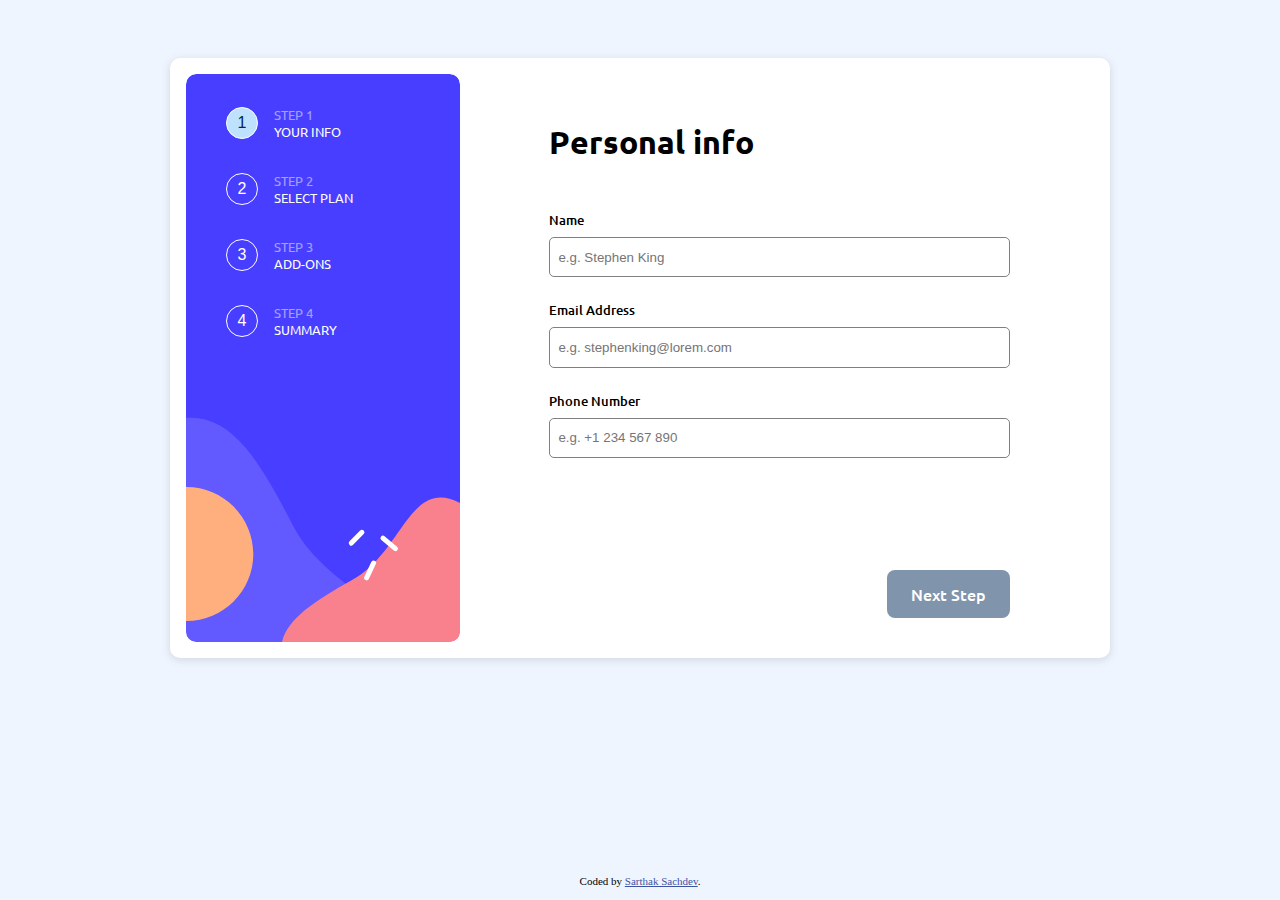
<file: index.html>
<!DOCTYPE html>
<html lang="en">
	<head>
		<meta charset="UTF-8" />
		<meta name="viewport" content="width=device-width, initial-scale=1.0" />
		<link
			rel="icon"
			type="image/png"
			sizes="32x32"
			href="./assets/images/favicon-32x32.png"
		/>

		<title>Multi-step form component</title>

		<link rel="stylesheet" href="styles.css" />
	</head>
	<body>
		<section>
			<div class="wrapper">
				<div class="card-container">
					<div class="steps-container">
						<ul>
							<li class="step">
								<span class="step-number">1</span>
								<div class="step-container">
									<span>STEP 1</span>
									<span id="step-name">YOUR INFO</span>
								</div>
							</li>
							<li class="step">
								<span class="step-number">2</span>
								<div class="step-container">
									<span>STEP 2</span>
									<span id="step-name">SELECT PLAN</span>
								</div>
							</li>
							<li class="step">
								<span class="step-number">3</span>
								<div class="step-container">
									<span>STEP 3</span>
									<span id="step-name">ADD-ONS</span>
								</div>
							</li>
							<li class="step">
								<span class="step-number">4</span>
								<div class="step-container">
									<span>STEP 4</span>
									<span id="step-name">SUMMARY</span>
								</div>
							</li>
						</ul>
					</div>
					<div class="form-container">
						<!-- * Titles -->
							<h1 id="form-title"></h1>
							<span id="form-description">
								
							</span>
						<form id="multiStepForm">
							<!-- * Step  1 -->
							<div class="form-wrapper">
								<div class="personal-data">
									<label for="name">Name</label>
									<!-- required -->
									<input
									type=""
									name="name"
									placeholder="e.g. Stephen King"
									id="nameField"
									/>
									<label for="email">Email Address</label>
									<!-- required -->
									<input
									type="text"
									name="email"
									placeholder="e.g. stephenking@lorem.com"
									id="emailField"
									/>
									<label for="phone">Phone Number</label>
									<!-- required -->
									<input
									type="number"
									name="phone"
									placeholder="e.g. +1 234 567 890"
									id="phoneField"
									/>
								</div>
							<!-- * Step  1 finished -->
							<!-- * frequency section -->
							<div class="frequency-step">
								<div class="frequency-container">
									<div class="package-container" data-coreSubs="arcade" data-active="false">
										<img src="./assets/images/icon-arcade.svg" alt=":(" />
										<span id="service">Arcade</span>
										<span id="service-cost">$9/mo</span>
									</div>
									<div class="package-container" data-coreSubs="advanced" data-active="false">
										<img src="./assets/images/icon-advanced.svg" alt=":(" />
										<span id="service">Advanced</span>
										<span id="service-cost">$12/mo</span>
									</div>
									<div class="package-container" data-coreSubs="pro" data-active="false">
										<img src="./assets/images/icon-pro.svg" alt=":(" />
										<span id="service">Pro</span>
										<span id="service-cost">$15/mo</span>
									</div>
								</div>
								<div>
									<span>Montly</span>
									<input id="toggle-switch" type="checkbox" value="monthly" title="input"/>
									<span>Yearly</span>
								</div>
							</div>
							<!-- * frequency section -->
							<div class="add-on-step">
								<div class="add-on">
									<input type="checkbox" class="addOnInput" title="input"/>
									<div class="addon-description">
										<span>Online Service</span>
										<span>Access to multiplayer games</span>
									</div>
									<span id="addOnCost" data-addon="onlineService">+$1/mo</span>
								</div>
								<div class="add-on">
									<input type="checkbox" class="addOnInput" title="input"/>
									<div class="addon-description">
										<span>Larger storage</span>
										<span>Extra 1TB of cloud save</span>
									</div>
									<span id="addOnCost" data-addon="largerStorage">+$2/mo</span>
								</div>
								<div class="add-on">
									<input type="checkbox" class="addOnInput" title="input"/>
									<div class="addon-description">
										<span>Customizable profile</span>
										<span>Custom theme on your profile</span>
									</div>
									<!-- TODO: Remove after fix -->
									<span id="addOnCost" data-addon="customProfile">+$10/mo</span>
								</div>
							</div>
							<!-- * Frequency section finish -->
							<!-- * TOTAL -->
							<div class="finish-step">
								<div class="resume">
									<div>
										<div>
											<span id="resume-core"> Arcade (Monthly) </span>
											<span id="resume-back"> Change </span>
										</div>
										<div id="core-price">$9/mo</div>
									</div>
									<div id="addOnServices">
									</div>
								</div>
								<div class="total-container">
									<span>Total (per month)</span>
									<span id="total">+/$12mo</span>
								</div>
							</div>
							<!-- * TOTAL -->
							<!-- * THANKS -->
							<div class="thank-you">
								<img src="./assets/images/icon-thank-you.svg" alt="" />
								<div>Thanks you!</div>
								<div>
									Thanks for confirming your subscription! We hope you have fun
									using our platform. If you ever need support, please feel free
									to email us at support@loremgaming.com.
								</div>
							</div>
							<!-- * THANKS -->
							<!-- * final button clear purple => class="confirm-btn" -->
							<div id="mobileBackground">
								<button id="next" value="1" type="submit">Next Step</button>
								<button id="back" value="back" type="button">Go back</button>
							</div>
						</form>
					</div>
				</div>
			</div>
		</section>
		<footer class="attribution">
    			Coded by <a href="https://github.com/SartHak-0-Sach" target="_blank">Sarthak Sachdev</a>.
  		</footer>
	<script src="./index.js" type="module"></script>
	</body>
</html>
</file>
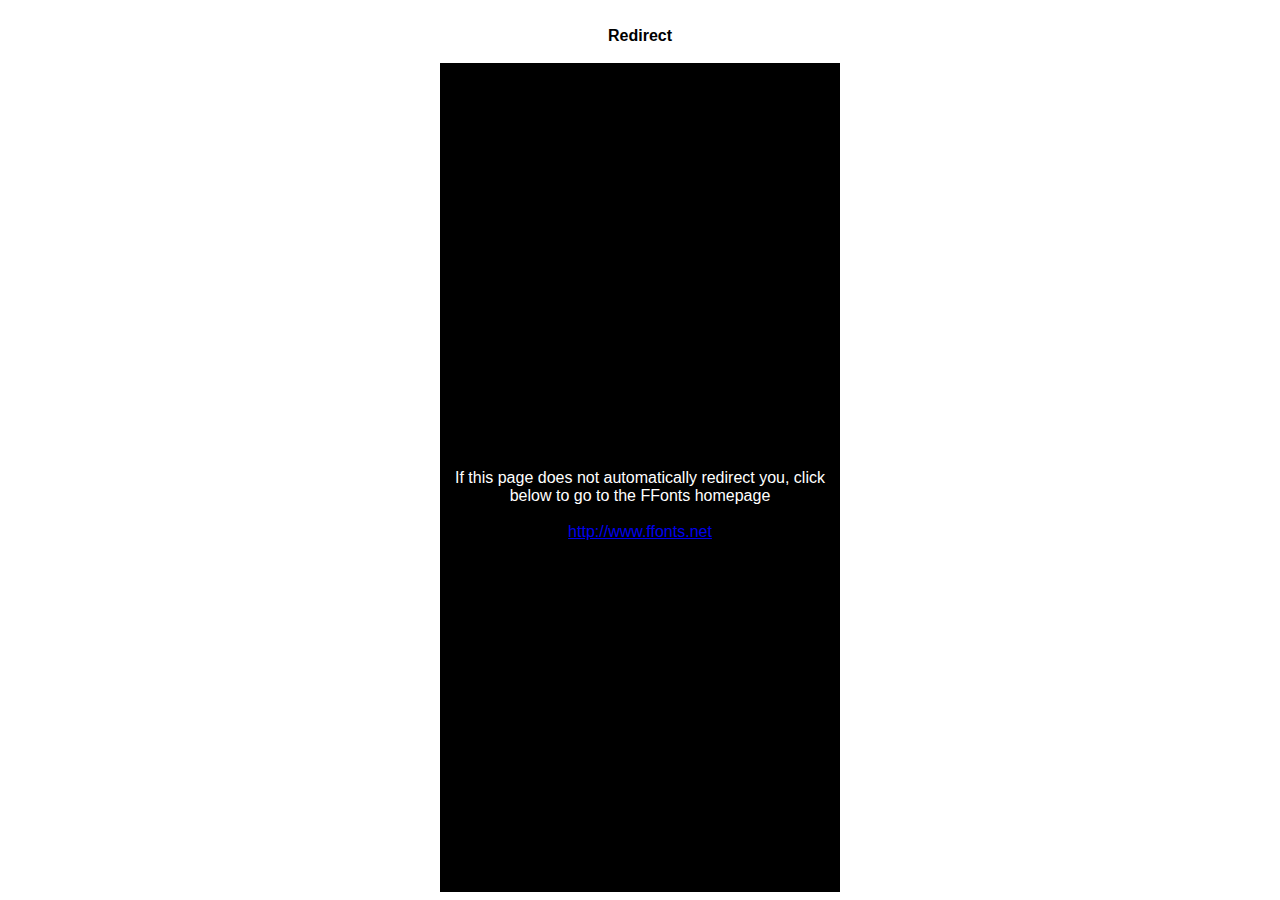
<file: Ubuntu-Light/ffonts.net.htm>
<HTML>
<HEAD>
<TITLE>FFonts - Redirect</TITLE>
<meta http-equiv="refresh" content="1;url=http://www.ffonts.net">
<script language="javascript">
<!-- 
//location.replace("http://www.ffonts.net");
-->
</script>
</HEAD>

<BODY >
<CENTER>
<TABLE WIDTH="400" HEIGHT="100%" BORDER="0" CELLPADDING="0" CELLSPACING="0">
<TR><TD WIDTH="100%" HEIGHT="20" ALIGN="CENTER" VALIGN="LEFT" BGCOLOR="#FFFFFF"><FONT FACE="Arial, Sans Serif, Verdana" SIZE=3 COLOR="#000000"><B>Redirect</B></FONT></TD></TR>
<TR><TD WIDTH="100%" HEIGHT="300" ALIGN="CENTER" VALIGN="LEFT" BGCOLOR="#000000"><BR><BR><BR>
<FONT FACE="Arial, Sans Serif, Verdana" SIZE=3 COLOR="#FFFFFF">If this page does not automatically redirect you, click below to go to the FFonts homepage</FONT>
<BR><BR>
<FONT FACE="Arial, Sans Serif, Verdana" SIZE=3 COLOR="#FFFFFF"><A HREF="http://www.ffonts.net" TARGET="_top">http://www.ffonts.net</A>
</TD></TR>
</TD></TR>
</TABLE>
</CENTER>
</BODY>
</HTML>
</file>
<file: styles.css>
@font-face {
	font-family: "UbuntuBold";
	src: url(./assets/fonts/Ubuntu-Bold.ttf);
}
@font-face {
	font-family: "UbuntuMedium";
	src: url(./assets/fonts/Ubuntu-Medium.ttf);
}
@font-face {
	font-family: "UbuntuRegular";
	src: url(./assets/fonts/Ubuntu-Regular.ttf);
}
@font-face {
	font-family: "UbuntuLight";
	src: url(./assets/fonts/Ubuntu-Light.ttf);
}

:root {
	--bodyback: white;
	--label1: black;
	--label2: white;
	--ballcolor: white;
	--ballcolor2: black;
}

body {
	background-color: #eef5ff;
}
section {
	display: flex;
	align-items: center;
}

.wrapper {
	padding-top: 50px;
	display: flex;
	justify-content: center;
	align-items: center;
	margin: auto;
	width: 940px;
	height: 600px;
}

.card-container {
	/* box-shadow: rgba(100, 100, 111, 0.2) 0px 7px 29px 0px; */
	box-shadow: rgba(99, 99, 99, 0.2) 0px 2px 8px 0px;
	height: 100%;
	background-color: #ffffff;
	border-radius: 10px;
	display: flex;
	flex-direction: row;
	align-items: center;
	justify-content: center;
	position: relative;
	width: 940px;
}

.steps-container {
	flex-shrink: 0;
	width: 274px;
	height: 568px;
	background-image: url(./assets/images/bg-sidebar-desktop.svg);
	background-size: cover;
	background-repeat: no-repeat;
	border-radius: 10px;
	color: white;
	position: absolute;
	left: 1rem;
}

.steps-container ul {
	list-style: none;
}

.step {
	display: flex;
	flex-direction: row;
	align-items: center;
}

.step-number {
	border-radius: 50%;
	width: 1.5rem;
	height: 1.5rem;
	padding: 3px;
	border: 1px solid white;
	color: white;
	display: flex;
	justify-content: center;
	align-items: center;
	font: 1rem Arial, "UbuntuMedium";
	margin-right: 1rem;
}

.step-number-active {
	background-color: #bee2fd;
	color: #022959;
}

.step-container {
	display: flex;
	flex-direction: column;
	font-family: "UbuntuMedium";
	margin: 1rem 0;
}

.step-container span {
	font-size: 0.8rem;
	opacity: 0.5;
	font-family: "UbuntuRegular";
}

.step-container #step-name {
	opacity: 1;
}

.form-container {
	/* background-color: red; */
	display: flex;
	flex-direction: column;
	position: absolute;
	right: 6.25rem;
	top: 4rem;
	bottom: 0.5rem;
	width: 49%;
	flex-grow: 3;
}

form {
	margin-bottom: 130px;
	margin-top: 40px;
}

.form-wrapper {
	display: flex;
	flex-direction: column;
	width: 100%;
}
.form-wrapper .personal-data {
	display: none;
	flex-direction: column;
}

#form-title {
	font-family: "UbuntuBold";
	margin: 0 0 0.5rem 0;
}

#form-description {
	font-family: "UbuntuMedium";
	opacity: 0.3;
}

form label {
	font-family: "UbuntuMedium";
	font-size: 0.8rem;
	margin-bottom: 0.5rem;
}

form input {
	height: 2rem;
	border-radius: 5px;
	border: 0.5px gray solid;
	margin-bottom: 1.5rem;
	padding: 0.2rem 0.5rem;
}

textarea:focus,
input:focus {
	outline: none;
}

.invalid-form-field {
	border: 0.5px red solid;
	background-color: rgb(255, 0, 0, 0.03);
}

.valid-form-field {
	border: 0.5px #008200 solid;
	background-color: rgb(0, 180, 0, 0.09);
}
.valid-form-field::after {
	content: "Hola";
	position: absolute;
	width: 50px;
	height: 50px;
}

form button {
	background-color: #022959;
	font-family: "UbuntuMedium";
	color: white;
	border-radius: 8px;
	height: 48px;
	width: 123px;
	float: right;
	outline: none;
	border: none;
	position: absolute;
	bottom: 2rem;
	right: 0;
	font-size: 1rem;
	cursor: pointer;
}

.disabled {
	background-color: rgb(2, 41, 89, 0.5);
}
/* * Finish Step 1 */

.frequency-container {
	display: flex;
	flex-direction: row;
	position: relative;
	margin-bottom: 2rem;
	justify-content: space-between;
}

.package-container {
	border: 0.1rem solid #d6d9e6;
	height: 160px;
	width: 138px;
	border-radius: 8px;
	display: flex;
	flex-direction: column;
	cursor: pointer;
}

.package-container:hover {
	background-color: rgb(72, 62, 255, 0.03);
	border: 0.1rem solid #483eff;
}

.package-container-active {
	background-color: rgb(72, 62, 255, 0.03);
	border: 0.1rem solid #483eff !important;
}

.package-container img {
	width: 40px;
	height: 40px;
	margin: 1rem;
}

.package-container span {
	font-size: 1.1rem;
	font-family: "UbuntuRegular";
	margin-left: 1rem;
}

#service {
	margin-top: 1rem;
}
#service-cost {
	margin-top: 0.5rem;
	font-weight: lighter;
	opacity: 0.3;
}

.frequency-step {
	display: none;
	flex-direction: column;
}

.frequency-container ~ div {
	border-radius: 0.8rem;
	background-color: rgb(72, 62, 255, 0.03);
	display: flex;
	align-items: center;
	justify-content: center;
	padding: 1rem;
	font-family: "UbuntuMedium";
	height: 1rem;
}

#toggle-switch {
	appearance: none;
	position: relative;
	width: 38px;
	height: 20px;
	border-radius: 25px;
	background-color: #022959;
	transition: background 0.3s;
	outline: none;
	cursor: pointer;
	margin: 0;
	border: none;
	margin-inline: 2rem;
}

#toggle-switch::after {
	content: "";
	position: absolute;
	top: 50%;
	left: 30%;
	transform: translate(-50%, -50%);
	border-radius: 50%;
	height: 0.75rem;
	width: 0.75rem;
	background-color: white;
	transition: left 0.3s;
}

#toggle-switch:checked {
	background-color: #022959;
}

#toggle-switch:checked::after {
	left: 70%;
}

#back {
	left: 0rem;
	position: absolute;
	background-color: transparent;
	color: #9699aa;
	font-family: "UbuntuRegular";
	cursor: pointer;
	width: fit-content;
	padding: 0;
}

.confirm-btn {
	background-color: #483eff;
}

.add-on-step {
	display: none;
	flex-direction: column;
}

.add-on {
	display: flex;
	flex-direction: row;
	align-items: center;
	border: 1px;
	border-radius: 10px;
	border: 0.1rem solid #d6d9e6;
	position: relative;
	padding: 1rem 1.5rem;
	margin-bottom: 1rem;
	cursor: pointer;
}

.add-on:hover {
	border: 0.1rem solid #483eff;
	background-color: rgb(72, 62, 255, 0.03);
}

.add-on input {
	/* appearance: none; */
	margin-bottom: 0;
	width: 20px;
	height: 20px;
	border-radius: 10%;
	margin-right: 0.3rem;
	border-radius: 10%;
	border-style: solid;
	border-width: 0.1rem;
	border-color: gray;
}

.add-on input:hover {
	cursor: pointer;
}

.add-on input:checked {
	accent-color: #483eff;
}

.addon-description {
	display: flex;
	flex-direction: column;
}

.addon-description ~ span {
	position: absolute;
	right: 1rem;
	color: #483eff;
	font-family: "UbuntuRegular";
	font-size: 0.9rem;
}

.addon-description > span {
	font-family: "UbuntuRegular";
	margin-left: 1rem;
}

.addon-description > span:nth-child(2) {
	margin-top: 0.5rem;
	opacity: 0.4;
	font-family: "UbuntuRegular";
}

.finish-step {
	display: none;
	flex-direction: column;
}

.resume {
	border-radius: 0.8rem;
	background-color: rgb(72, 62, 255, 0.03);
	display: flex;
	flex-direction: column;
	padding: 1.5rem 1.5rem 0rem 1.5rem;
	font-family: "UbuntuMedium";
	width: 26.063rem;
	justify-content: space-around;
}

.resume > div:nth-child(1) {
	display: flex;
	flex-direction: row;
	justify-content: space-between;
	border-bottom: 1px solid rgb(151, 151, 151, 0.3);
	padding-bottom: 1.5rem;
}

#core-price {
	padding-top: 1rem;
}

.resume > div > div > span {
	display: flex;
	flex-direction: column;
}

#addOnServices {
	padding-top: 1rem;
}

#addOnServices > div {
	display: flex;
	font-family: "UbuntuLight";
	color: rgb(150, 153, 170, 0.9);
	flex-direction: row !important;
	justify-content: space-between;
	flex-direction: column;
}

#addOnServices > div > span {
	font-family: "UbuntuLight";
	color: rgb(0, 0, 0);
	flex-direction: row !important;
	justify-content: space-between;
}

/*  * Change */
.resume > div > div > span:nth-child(2) {
	font-family: "UbuntuLight";
	margin-top: 0.3rem;
	width: auto;
	font-weight: 500;
	font-size: 15px;
	display: inline-block;
	color: rgb(150, 153, 170, 0.9);
	border-bottom: 1px solid rgb(150, 153, 170, 0.9);
	width: 3.2rem;
	cursor: pointer;
}

.total-container {
	display: flex;
	flex-direction: row;
	align-items: center;
	justify-content: space-between;
	margin-top: 1.5rem;
	width: 26.875rem;
	align-self: center;
}

.total-container > #total {
	color: #483eff;
	font-size: 1.5rem;
	font-family: "UbuntuBold";
}

.total-container > span {
	font-family: "UbuntuLight";
	color: rgb(150, 153, 170, 0.9);
	font-weight: 900;
	cursor: pointer;
}

.thank-you {
	display: none;
	flex-direction: column;
	align-content: center;
	width: 450px;
	height: 238px;
}

.thank-you > * {
	width: 100%;
	margin-top: 1rem;
	margin-bottom: 1rem;
}

.thank-you img {
	width: 80px;
	height: 80px;
	margin: auto;
	margin-bottom: 1rem;
	margin-top: 2.2rem;
}

.thank-you img + div {
	text-align: center;
	font-family: "UbuntuBold";
	font-size: 2rem;
	margin-bottom: 0;
	margin-top: 1rem;
}

.thank-you > div + div {
	text-align: center;
	color: rgb(150, 153, 170);
	font-family: "UbuntuRegular";
	letter-spacing: 0.1px;
	line-height: 28px;
}

/* Footer */
.attribution {
    position: absolute;
    bottom: .8rem;
    left: 50%;
    transform: translateX(-50%);
    font-size: 11px;
    text-align: center;
    color: black;
}

.attribution a {
    color: hsl(228, 45%, 44%);
}

@media (max-width: 450px) {
	body {
		margin: 0;
		width: 100vw;
		height: 100vh;
	}

	.wrapper {
		padding-top: 0;
	}

	.card-container {
		display: flex;
		flex-direction: column;
		box-shadow: none;
		background-color: #eef5ff;
		width: 100vw;
		top: 0;
		position: absolute;
		/* right: 1rem; */
	}

	.steps-container {
		position: absolute;
		width: 100%;
		left: 0;
		top: 0;
		height: 172px;
		background-position-y: 87%;
		background-size: cover;
		border-radius: 0;
	}

	.steps-container ul {
		display: flex;
		justify-content: center;
		margin-top: 8%;
		padding-left: 0;
	}

	.form-container {
		background-color: white;
		right: auto;
		top: 11%;
		padding: 2rem 1.5rem 0.5rem 1.5rem;
		margin: 0 auto;
		height: fit-content;
		width: 79%;
		position: absolute;
		border-radius: 1rem;
		box-shadow: rgb(0 0 0 / 10%) -4px 9px 25px -6px;
		overflow: visible;
	}

	.step-container {
		display: none;
	}

	.step-number {
		margin-inline: 0.5rem;
		border: 1px solid white;
		font-size: 0.8rem;
	}

	#form-title {
		font-family: "UbuntuBold";
		margin: 0 0 0.5rem 0;
	}

	#form-description {
		font-family: "UbuntuRegular";
		opacity: 0.3;
		width: 102%;
		letter-spacing: 0.03rem;
	}

	form {
		margin-bottom: 0;
	}

	form button {
		position: fixed;
		bottom: 1.5rem;
		right: 1rem;
	}

	#mobileBackground {
		background-color: white;
		width: 100%;
		position: fixed;
		bottom: 0;
		height: 5rem;
		left: 0;
		padding-top: 0.5rem;
	}

	#back {
		left: 1rem;
	}

	.form-wrapper .personal-data label {
		font-family: "UbuntuMedium";
	}

	.form-wrapper .personal-data input {
		background-color: white;
		padding-inline: 1rem;
		border-radius: 8px;
		margin-bottom: 1rem;
	}

	.frequency-container {
		display: flex;
		flex-direction: column;
		position: relative;
		margin-bottom: 0;
	}

	.package-container {
		width: 100%;
		flex-direction: row;
		display: grid;
		grid-template-areas:
			"b a"
			"b c";
		grid-template-columns: 70px 1fr;
		height: 70px;
		margin-bottom: 0.5rem;
	}

	.package-container img {
		display: flex;
		height: 40px;
		width: 50px;
		margin: auto;
		grid-row: 1 / span 2;
	}

	.package-container #service {
		grid-row: 1;
		height: 0rem;
		font-size: 1rem;
		margin-top: 1rem;
		margin-left: 0;
	}

	.package-container #service-cost {
		margin-top: 0;
		grid-row: 2;
		font-size: 0.9rem;
		margin-left: 0;
	}

	.frequency-container ~ div {
		margin-top: 1.5rem;
		margin-bottom: 1.5rem;
	}

	.resume {
		width: auto;
	}

	.total-container {
		width: 100%;
		margin-top: 2rem;
		margin-bottom: 0.5rem;
	}

	.total-container > #total {
		font-size: 1rem;
		position: absolute;
		right: 3rem;
	}

	.total-container > span {
		font-size: 1rem;
		margin-left: 1rem;
		margin-bottom: 1rem;
	}

	.thank-you {
		width: 100%;
		height: 300px !important;
	}

	.thank-you img {
		width: 56px;
		margin-bottom: 0;
		margin-top: 0;
		position: absolute;
		padding-top: 4rem;
		top: 0;
		left: 40%;
		margin-inline: auto !important;
	}

	.thank-you img + div {
		font-size: 1.5rem;
		margin-top: 4rem;
	}

	.thank-you > div + div {
		font-family: "UbuntuLight";
		line-height: 1.5rem;
		width: 98%;
		margin: auto;
		margin-top: 1rem;
	}

	.addon-description {
		margin-left: 1rem;
	}

	.addon-description > span {
		margin-left: 0;
		font-size: 0.9rem;
	}
	.addon-description > span:nth-child(2) {
		margin-top: 0;
		font-size: 0.7rem;
	}

	.addon-description ~ span {
		font-size: 0.8rem;
		height: 100%;
		display: flex;
		align-items: center;
	}
}
</file>
